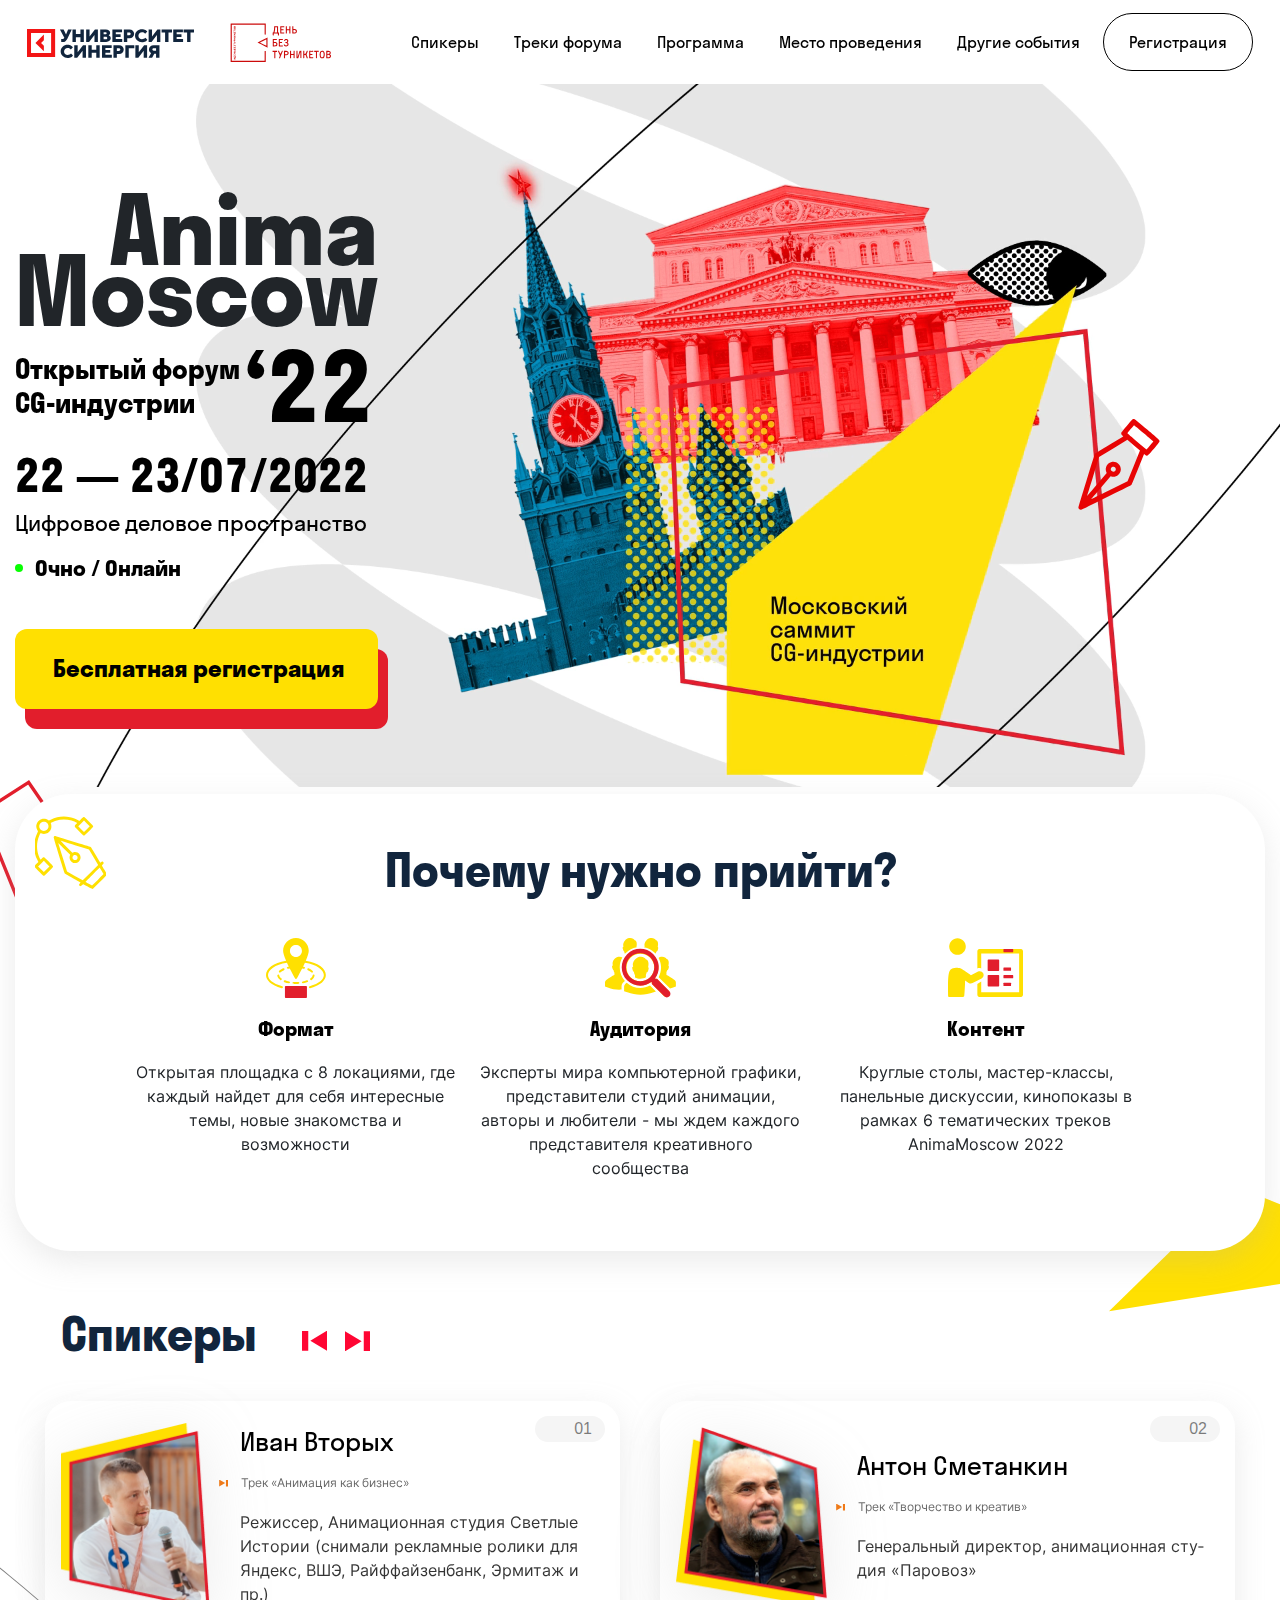
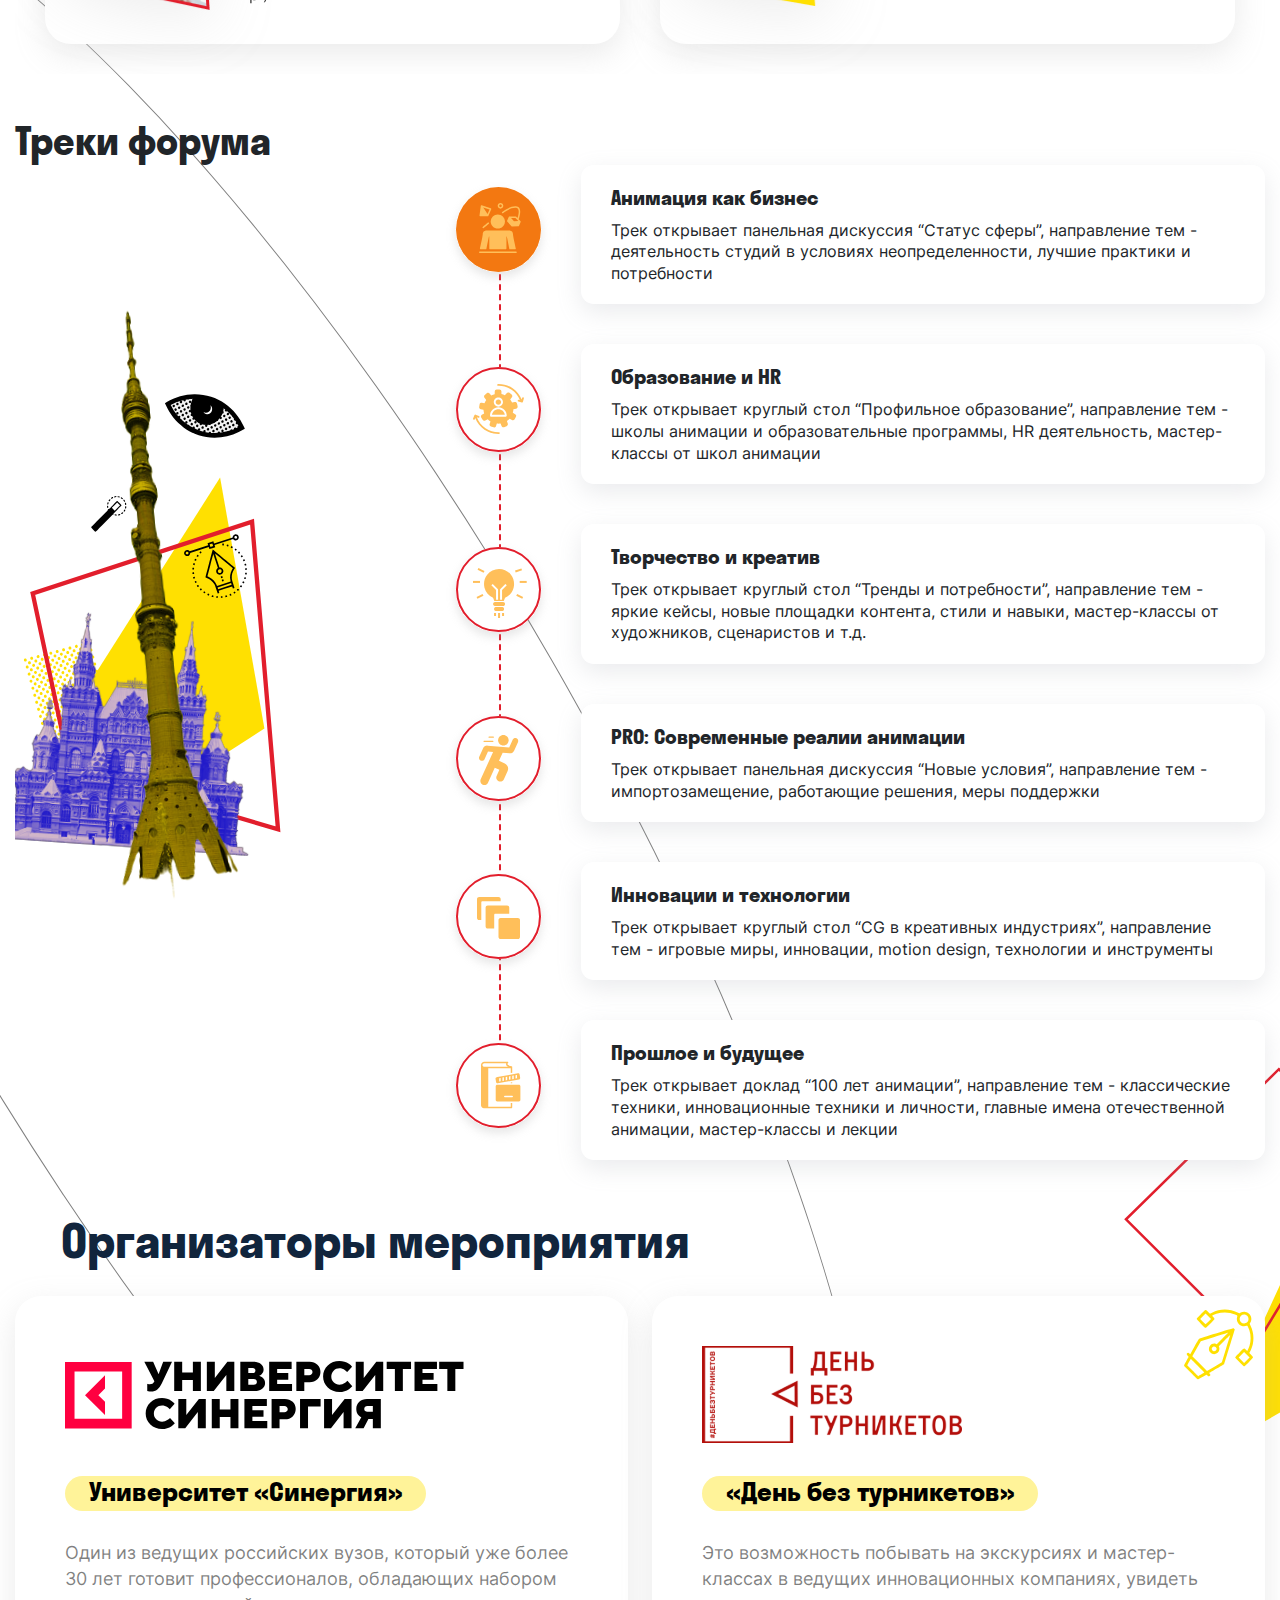
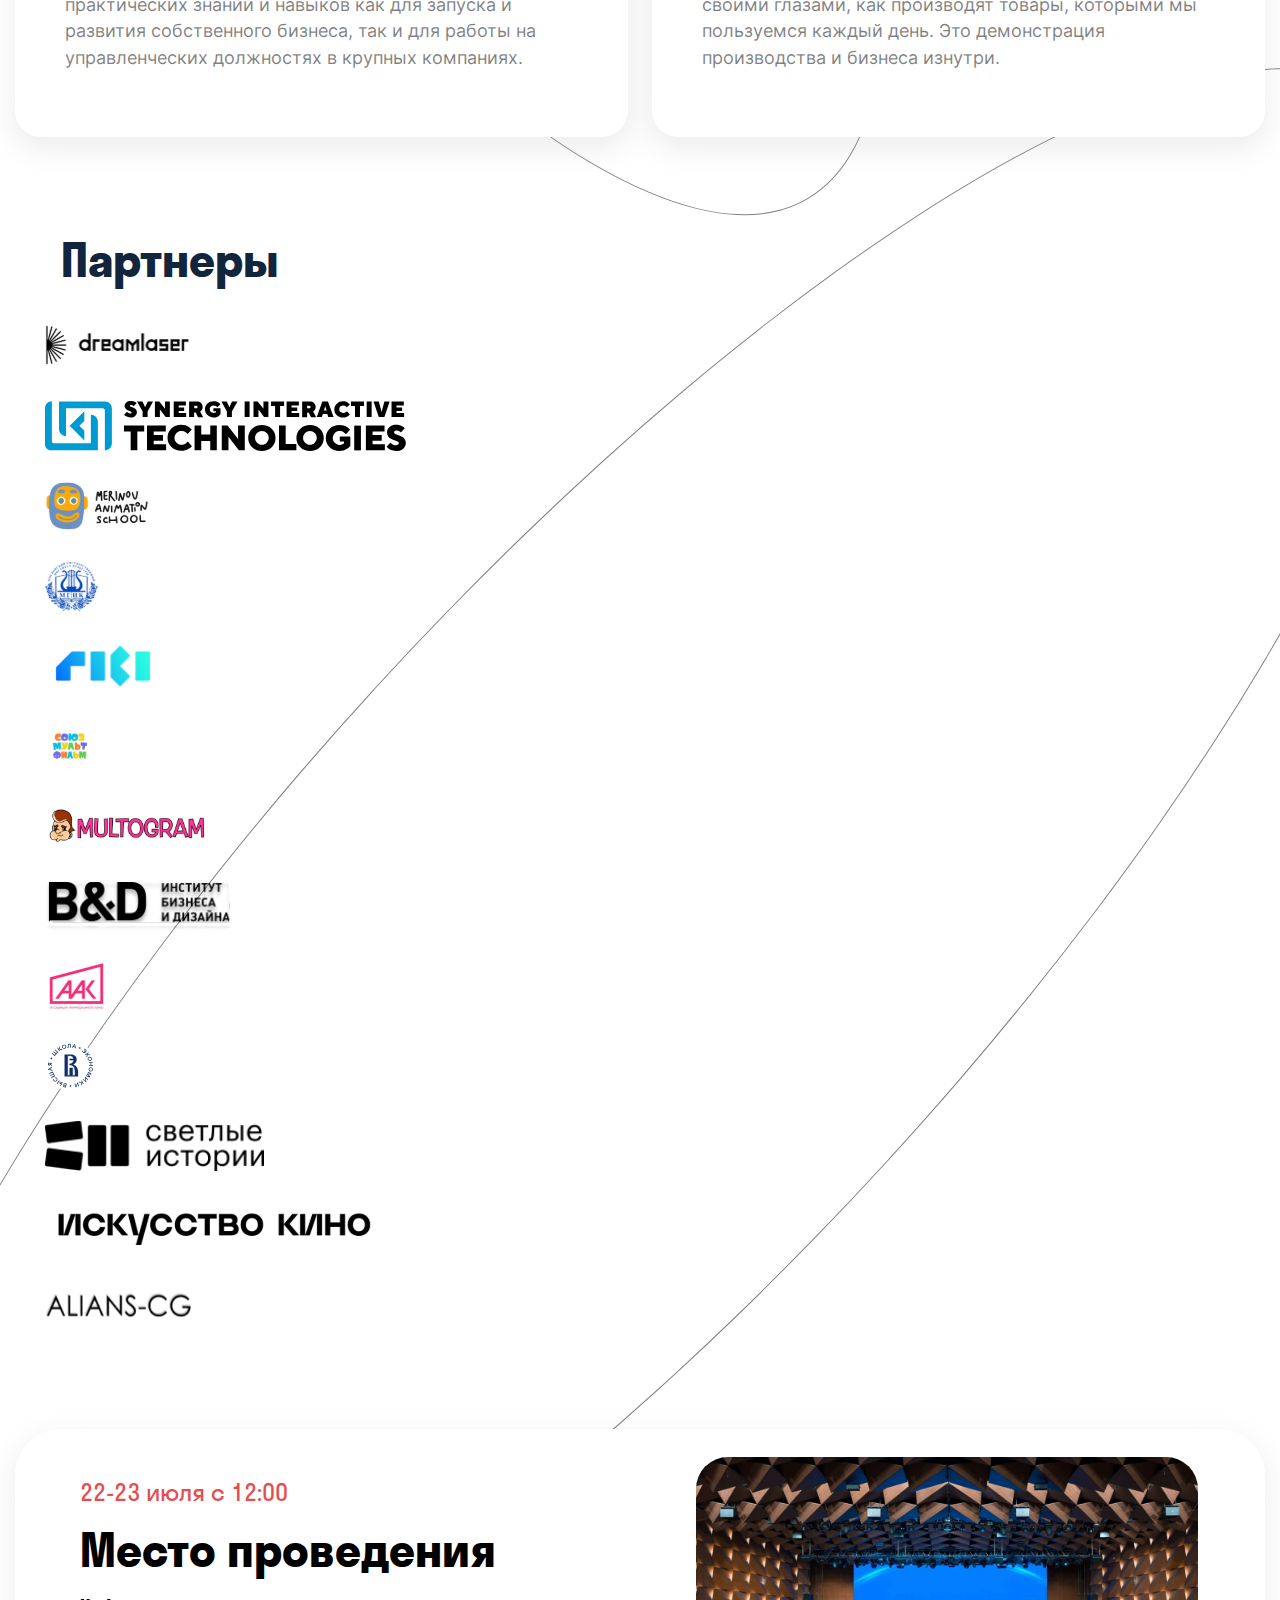
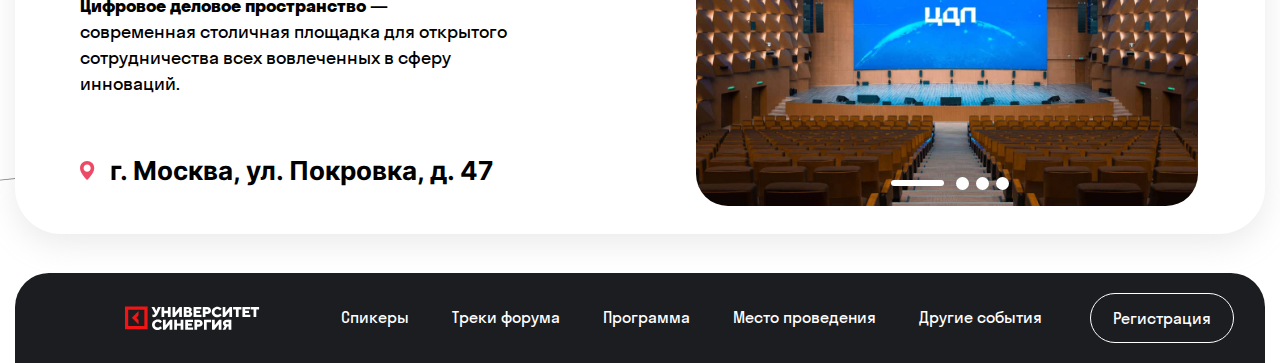
<file: index.html>
<!doctype html>
<html lang="ru">

<head>
    <meta charset="UTF-8">
    <meta name="viewport"
        content="width=device-width, user-scalable=no, initial-scale=1.0, maximum-scale=1.0, minimum-scale=1.0">
    <meta http-equiv="X-UA-Compatible" content="ie=edge">
    <title>Anima Moscow</title>
    <link rel="stylesheet" href="css/bootstrap-reboot.css">
    <link rel="stylesheet" href="css/bootstrap.css">
    <link rel="stylesheet" href="css/fonts.css">
    <link rel="stylesheet" href="css/styles.css">
    <link rel="stylesheet" href="css/custom.css">
    <link rel="stylesheet" href="https://npmcdn.com/flickity@2/dist/flickity.css">
    <link rel="stylesheet" href="css/flickity.css">
    <link rel="stylesheet" href="css/media.css">
    <script src="js/jquery-3.6.0.js" defer></script>
</head>

<body>

    <div id="anima">

        <!--<div class="row nav_row d-none d-lg-block d-xl-block d-xxl-block">-->
        <div class="row nav_row">
            <nav class="nav_navbar navbar navbar-expand-lg navbar-light fixed-top">
                <div class="container">
                    <div class="nav_inner">
                        <div class="nav_wrapper">
                            <a class="navbar-brand nav_brand" href="/">
                                <img src="images/logo.svg" width="167" height="29" class="anima__logo"
                                    alt="Университет «Синергия»" title="Университет «Синергия»">
                            </a>

                            <span class="nav_subbrand" id="day_without_id">
                                <img src="images/day_without.svg" width="101" height="39" alt="«День без турникетов»"
                                    title="«День без турникетов»">
                            </span>
                        </div>




                        <div class="collapse navbar-collapse nav_collapse" id="navbarSupportedContent">
                            <ul class="navbar_nav navbar-nav me-auto mb-2 mb-lg-0">
                                <li class="nav_item nav-item">
                                    <a class="nav_link nav-link" aria-current="page" href="#speakers"
                                        data-scroll="#speakers">Cпикеры</a>
                                </li>
                                <li class="nav_item nav-item">
                                    <a class="nav_link nav-link" aria-current="page" href="#tracks"
                                        data-scroll="#tracks">Треки форума</a>
                                </li>
                                <li class="nav_item nav-item">
                                    <a class="nav_link nav-link" aria-current="page" href="#programm"
                                        data-scroll="#programm">Программа</a>
                                </li>
                                <li class="nav_item nav-item">
                                    <a class="nav_link nav-link" aria-current="page" href="#place"
                                        data-scroll="#place">Место
                                        проведения</a>
                                </li>
                                <li class="nav_item nav-item">
                                    <a class="nav_link nav-link" aria-current="page" target="_blank"
                                        href="https://turniketov.net/factories/">Другие
                                        события</a>
                                </li>
                                <li class="nav_item nav-item">
                                    <a data-bs-toggle="modal" data-bs-target="#regModal"
                                        class="nav_link nav_link--btn nav-link pointer"
                                        aria-current="page">Регистрация</a>
                                </li>
                            </ul>
                        </div>

                        <button class="nav_toggler navbar-toggler" type="button" data-bs-toggle="collapse"
                            data-bs-target="#navbarSupportedContent" aria-controls="navbarSupportedContent"
                            aria-expanded="false" aria-label="Toggle navigation">
                            <span class="navbar-toggler-icon"></span>
                        </button>

                    </div>

                </div>
            </nav>
        </div>

        <div class="header_block">
            <div class="header_container container">
                <div class="header_row">
                    <div class="header_left_col">
                        <div class="anima_moscow">
                            <span>Anima</span>
                            <span>Moscow</span>
                        </div>
                        <div class="row_open_forum">
                            <div class="open_forum__text">
                                Открытый форум<br> CG-индустрии
                            </div>
                            <div class="open_forum__number">
                                ‘22
                            </div>
                        </div>

                        <div class="row_header_left_col">
                            <div class="col col_header_left_col">
                                <div class="col_header_left_col_dates">
                                    22 — 23/07/2022
                                </div>
                                <div class="col_header_left_col_space">
                                    Цифровое<br> деловое пространство
                                </div>
                                <div class="col_header_left_col_online">
                                    Очно / Онлайн
                                </div>
                                <div class="free_reg_btn">
                                    <a data-bs-toggle="modal" data-bs-target="#regModal" class="header__btn pointer">
                                        Бесплатная регистрация
                                    </a>
                                </div>
                            </div>
                        </div>



                    </div>

                </div>
            </div>
            <span class="header_bg header_bg--pen"></span>
            <video class="header__video header__video--desktop" playsinline autoplay muted loop id="header_video">
                <source src="video/intro.ogv" type='video/ogg; codecs="theora, vorbis"'>
                <source src="video/intro.mp4" type='video/mp4; codecs="avc1.42E01E, mp4a.40.2"'>
                <source src="video/intro.webm" type='video/webm; codecs="vp8, vorbis"'>
            </video>
            <video class="header__video header__video--mobile" playsinline autoplay muted loop id="header_video">
                <source src="video/intro_mob.ogv" type='video/ogg; codecs="theora, vorbis"'>
                <source src="video/intro_mob.mp4" type='video/mp4; codecs="avc1.42E01E, mp4a.40.2"'>
                <source src="video/intro_mob.webm" type='video/webm; codecs="vp8, vorbis"'>
            </video>
        </div>


        <div class="pre_why_block">
            <div class="why_block">
                <div class="container">
                    <div class="why_block_wrapper well well_wide well_int" id="why">
                        <div class="row row_why1">
                            <div class="col col_why1">
                                <div class="caption why__title">
                                    Почему нужно прийти?
                                </div>
                            </div>
                        </div>
                        <div class="row row_why2">
                            <div class="why_col col-md-4 col-lg-4 col-xl-4 col-xxl-4 col-sm-12 col-xs-12">
                                <div class="why_img">
                                    <img src="images/why_format.svg" alt="">
                                </div>
                                <div class="why_col_caption">
                                    Формат
                                </div>
                                <div class="why_col_text">
                                    Открытая площадка с 8 локациями,
                                    где каждый найдет для себя
                                    интересные темы, новые знакомства и возможности
                                </div>
                            </div>
                            <div class="why_col col-md-4 col-lg-4 col-xl-4 col-xxl-4 col-sm-12 col-xs-12">
                                <div class="why_img">
                                    <img src="images/why_auditorium.svg" alt="">
                                </div>
                                <div class="why_col_caption">
                                    Аудитория
                                </div>
                                <div class="why_col_text">
                                    Эксперты мира компьютерной графики, представители студий анимации,
                                    авторы и любители - мы ждем каждого представителя креативного сообщества
                                </div>
                            </div>
                            <div class="why_col col-md-4 col-lg-4 col-xl-4 col-xxl-4 col-sm-12 col-xs-12">
                                <div class="why_img">
                                    <img src="images/why_content.svg" alt="">
                                </div>
                                <div class="why_col_caption">
                                    Контент
                                </div>
                                <div class="why_col_text">
                                    Круглые столы, мастер-классы,
                                    панельные дискуссии, кинопоказы
                                    в рамках 6 тематических треков AnimaMoscow 2022
                                </div>
                            </div>
                        </div>
                    </div>
                </div>
            </div>
        </div>


        <div class="speakers_block">
            <div class="container">
                <div class="speakers_block_wrapper" id="speakers">

                    <!-- CARDS Desktop -->
                    <div id="carouselCardsIndicators"
                        class="speakers_block_carousel carousel slide d-none d-lg-block d-xl-block d-xxl-block"
                        data-bs-ride="carousel">
                        <div class="speakers_block_inner">
                            <h2 class="speakers_block_title">Спикеры</h2>
                            <div class="speakers-controlls">
                                <button type="button" class="speakers-controlls__btn speakers-controlls__btn--back"
                                    data-bs-target="#carouselCardsIndicators" data-bs-slide="prev"></button>
                                <!-- <button type="button"
                                class="speakers-controlls__btn speakers-controlls__btn--back_double"></button>
                            <button type="button"
                                class="speakers-controlls__btn speakers-controlls__btn--next_double"></button> -->
                                <button type="button" class="speakers-controlls__btn speakers-controlls__btn--next"
                                    data-bs-target="#carouselCardsIndicators" data-bs-slide="next"></button>
                            </div>
                        </div>

                        <div class="carousel-inner d-none d-lg-block d-xl-block d-xxl-block">
                            <div class="carousel-item active">
                                <div class="row speakers__row">
                                    <div
                                        class="col-md-6 col-lg-6 col-xl-6 col-xxl-6 col-sm-12 col-xs-12 speakers__col ">
                                        <div class="speakers-item">
                                            <div class="speakers-item__wrapper">
                                                <span class="speakers-item__number">01</span>
                                                <div class="speakers-item__left">
                                                    <img class="speakers-item__img" src="./images/speakers/photos/1.png"
                                                        alt="Иван Вторых" width="149" height="187" title="Иван Вторых"
                                                        loading="lazy">
                                                </div>
                                                <div class="speakers-item__right">
                                                    <h3 class="speakers-item__title">Иван Вторых</h3>
                                                    <span class="speakers-item__track">Трек «Анимация как бизнес»
                                                    </span>
                                                    <p class="speakers-item__description">
                                                        Режиссер, Анимационная студия Светлые Истории (снимали рекламные
                                                        ролики для Яндекс, ВШЭ, Райффайзенбанк, Эрмитаж и пр.)
                                                    </p>
                                                </div>
                                            </div>
                                        </div>
                                    </div>
                                    <div
                                        class="col-md-6 col-lg-6 col-xl-6 col-xxl-6 col-sm-12 col-xs-12 speakers__col ">
                                        <div class="speakers-item">
                                            <div class="speakers-item__wrapper">
                                                <span class="speakers-item__number">02</span>
                                                <div class="speakers-item__left">
                                                    <img class="speakers-item__img" src="./images/speakers/photos/2.png"
                                                        alt="Антон Сметанкин" width="151" height="179"
                                                        title="Антон Сметанкин" loading="lazy">
                                                </div>
                                                <div class="speakers-item__right">
                                                    <h3 class="speakers-item__title">Антон Сметанкин</h3>
                                                    <span class="speakers-item__track">Трек «Творчество и креатив»
                                                    </span>
                                                    <p class="speakers-item__description">
                                                        Ге­нераль­ный ди­рек­тор,
                                                        ани­маци­он­ная сту­дия «Па­ровоз»
                                                    </p>
                                                </div>
                                            </div>
                                        </div>
                                    </div>
                                </div>
                            </div>
                            <div class="carousel-item">
                                <div class="row speakers__row">
                                    <div
                                        class="col-md-6 col-lg-6 col-xl-6 col-xxl-6 col-sm-12 col-xs-12 speakers__col ">
                                        <div class="speakers-item">
                                            <div class="speakers-item__wrapper">
                                                <span class="speakers-item__number">03</span>
                                                <div class="speakers-item__left">
                                                    <img class="speakers-item__img" src="./images/speakers/photos/3.png"
                                                        alt="Станислав Дединский" width="149" height="187"
                                                        title="Станислав Дединский" loading="lazy">
                                                </div>
                                                <div class="speakers-item__right">
                                                    <h3 class="speakers-item__title">Станислав Дединский</h3>
                                                    <span class="speakers-item__track">Трек «Анимация как бизнес»
                                                    </span>
                                                    <p class="speakers-item__description">
                                                        Главред журнала "Искусство кино", старший редактор сайта
                                                        «КиноПоиск», редактор журнала Esquire.
                                                    </p>
                                                </div>
                                            </div>
                                        </div>
                                    </div>
                                    <div
                                        class="col-md-6 col-lg-6 col-xl-6 col-xxl-6 col-sm-12 col-xs-12 speakers__col ">
                                        <div class="speakers-item">
                                            <div class="speakers-item__wrapper">
                                                <span class="speakers-item__number">04</span>
                                                <div class="speakers-item__left">
                                                    <img class="speakers-item__img" src="./images/speakers/photos/4.png"
                                                        alt="Андрей Тубольцев" width="151" height="179"
                                                        title="Андрей Тубольцев" loading="lazy">
                                                </div>
                                                <div class="speakers-item__right">
                                                    <h3 class="speakers-item__title">Андрей Тубольцев</h3>
                                                    <span class="speakers-item__track">Трек «Творчество и креатив»
                                                    </span>
                                                    <p class="speakers-item__description">
                                                        Генеральный директор DreamLazer
                                                    </p>
                                                </div>
                                            </div>
                                        </div>
                                    </div>
                                </div>
                            </div>
                            <div class="carousel-item">
                                <div class="row speakers__row">
                                    <div
                                        class="col-md-6 col-lg-6 col-xl-6 col-xxl-6 col-sm-12 col-xs-12 speakers__col ">
                                        <div class="speakers-item">
                                            <div class="speakers-item__wrapper">
                                                <span class="speakers-item__number">05</span>
                                                <div class="speakers-item__left">
                                                    <img class="speakers-item__img" src="./images/speakers/photos/5.png"
                                                        alt="Юлия Немчина" width="149" height="187" title="Юлия Немчина"
                                                        loading="lazy">
                                                </div>
                                                <div class="speakers-item__right">
                                                    <h3 class="speakers-item__title">Юлия Немчина</h3>
                                                    <span class="speakers-item__track">Трек «Анимация как бизнес»
                                                    </span>
                                                    <p class="speakers-item__description">
                                                        Управляющий директор ГК «Рики»
                                                    </p>
                                                </div>
                                            </div>
                                        </div>
                                    </div>
                                    <div
                                        class="col-md-6 col-lg-6 col-xl-6 col-xxl-6 col-sm-12 col-xs-12 speakers__col ">
                                        <div class="speakers-item">
                                            <div class="speakers-item__wrapper">
                                                <span class="speakers-item__number">06</span>
                                                <div class="speakers-item__left">
                                                    <img class="speakers-item__img" src="./images/speakers/photos/6.png"
                                                        alt="Олег Рой" width="151" height="179" title="Олег Рой"
                                                        loading="lazy">
                                                </div>
                                                <div class="speakers-item__right">
                                                    <h3 class="speakers-item__title">Олег Рой</h3>
                                                    <span class="speakers-item__track">Трек «Анимация как бизнес»
                                                    </span>
                                                    <p class="speakers-item__description">
                                                        Российский писатель, сценарист, продюсер и общественный деятель,
                                                        член правления Ассоциации анимационного кино.
                                                    </p>
                                                </div>
                                            </div>
                                        </div>
                                    </div>
                                </div>
                            </div>
                            <div class="carousel-item">
                                <div class="row speakers__row">
                                    <div
                                        class="col-md-6 col-lg-6 col-xl-6 col-xxl-6 col-sm-12 col-xs-12 speakers__col ">
                                        <div class="speakers-item">
                                            <div class="speakers-item__wrapper">
                                                <span class="speakers-item__number">07</span>
                                                <div class="speakers-item__left">
                                                    <img class="speakers-item__img" src="./images/speakers/photos/7.png"
                                                        alt="Алена Сычева" width="149" height="187" title="Алена Сычева"
                                                        loading="lazy">
                                                </div>
                                                <div class="speakers-item__right">
                                                    <h3 class="speakers-item__title">Алена Сычева</h3>
                                                    <span class="speakers-item__track">Трек «Анимация как бизнес»
                                                    </span>
                                                    <p class="speakers-item__description">
                                                        Киновед, продюсер анимационного кино, программный директор
                                                        российских и международных кинофестивалей
                                                    </p>
                                                </div>
                                            </div>
                                        </div>
                                    </div>
                                </div>
                            </div>
                        </div>
                    </div>
                    <!-- /CARDS Desktop -->


                    <!-- CARDS Mobile -->
                    <div id="carouselCardsIndicatorsM"
                        class="speakers_block_carousel carousel slide d-lg-none d-xl-none d-xxl-none"
                        data-bs-ride="carousel">
                        <div class="speakers_block_inner">
                            <h2 class="speakers_block_title">Спикеры</h2>
                            <div class="speakers-controlls">
                                <button type="button" class="speakers-controlls__btn speakers-controlls__btn--back"
                                    data-bs-target="#carouselCardsIndicatorsM" data-bs-slide="prev"></button>
                                <!-- <button type="button"
                                class="speakers-controlls__btn speakers-controlls__btn--back_double"></button>
                            <button type="button"
                                class="speakers-controlls__btn speakers-controlls__btn--next_double"></button> -->
                                <button type="button" class="speakers-controlls__btn speakers-controlls__btn--next"
                                    data-bs-target="#carouselCardsIndicatorsM" data-bs-slide="next"></button>
                            </div>
                        </div>

                        <div class="carousel-inner d-lg-none d-xl-none d-xxl-none">


                            <div class="carousel-item active">
                                <div class="row speakers__row">
                                    <div class="col-md-12 col-sm-12 col-xs-12 speakers__col ">
                                        <div class="speakers-item">
                                            <div class="speakers-item__wrapper">
                                                <span class="speakers-item__number">01</span>
                                                <div class="speakers-item__left">
                                                    <img class="speakers-item__img" src="./images/speakers/photos/1.png"
                                                        alt="Иван Вторых" width="149" height="187" title="Иван Вторых"
                                                        loading="lazy">
                                                </div>
                                                <div class="speakers-item__right">
                                                    <h3 class="speakers-item__title">Иван Вторых</h3>
                                                    <span class="speakers-item__track">Трек «Анимация как бизнес»
                                                    </span>
                                                    <p class="speakers-item__description">
                                                        Режиссер, Анимационная студия Светлые Истории (снимали рекламные
                                                        ролики для Яндекс, ВШЭ, Райффайзенбанк, Эрмитаж и пр.)
                                                    </p>
                                                </div>
                                            </div>
                                        </div>
                                    </div>
                                </div>
                            </div>

                            <div class="carousel-item">
                                <div class="row speakers__row">
                                    <div class="col-md-12 col-sm-12 col-xs-12 speakers__col ">
                                        <div class="speakers-item">
                                            <div class="speakers-item__wrapper">
                                                <span class="speakers-item__number">02</span>
                                                <div class="speakers-item__left">
                                                    <img class="speakers-item__img" src="./images/speakers/photos/2.png"
                                                        alt="Антон Сметанкин" width="151" height="179"
                                                        title="Антон Сметанкин" loading="lazy">
                                                </div>
                                                <div class="speakers-item__right">
                                                    <h3 class="speakers-item__title">Антон Сметанкин</h3>
                                                    <span class="speakers-item__track">Трек «Творчество и креатив»
                                                    </span>
                                                    <p class="speakers-item__description">
                                                        Ге­нераль­ный ди­рек­тор,
                                                        ани­маци­он­ная сту­дия «Па­ровоз»
                                                    </p>
                                                </div>
                                            </div>
                                        </div>
                                    </div>
                                </div>
                            </div>

                            <div class="carousel-item">
                                <div class="row speakers__row">
                                    <div class="col-md-12 col-sm-12 col-xs-12 speakers__col ">
                                        <div class="speakers-item">
                                            <div class="speakers-item__wrapper">
                                                <span class="speakers-item__number">03</span>
                                                <div class="speakers-item__left">
                                                    <img class="speakers-item__img" src="./images/speakers/photos/3.png"
                                                        alt="Станислав Дединский" width="149" height="187"
                                                        title="Станислав Дединский" loading="lazy">
                                                </div>
                                                <div class="speakers-item__right">
                                                    <h3 class="speakers-item__title">Станислав Дединский</h3>
                                                    <span class="speakers-item__track">Трек «Анимация как бизнес»
                                                    </span>
                                                    <p class="speakers-item__description">
                                                        Главред журнала "Искусство кино", старший редактор сайта
                                                        «КиноПоиск», редактор журнала Esquire.
                                                    </p>
                                                </div>
                                            </div>
                                        </div>
                                    </div>
                                </div>
                            </div>

                            <div class="carousel-item">
                                <div class="row speakers__row">
                                    <div class="col-md-12 col-sm-12 col-xs-12 speakers__col ">
                                        <div class="speakers-item">
                                            <div class="speakers-item__wrapper">
                                                <span class="speakers-item__number">04</span>
                                                <div class="speakers-item__left">
                                                    <img class="speakers-item__img" src="./images/speakers/photos/4.png"
                                                        alt="Андрей Тубольцев" width="151" height="179"
                                                        title="Андрей Тубольцев" loading="lazy">
                                                </div>
                                                <div class="speakers-item__right">
                                                    <h3 class="speakers-item__title">Андрей Тубольцев</h3>
                                                    <span class="speakers-item__track">Трек «Творчество и креатив»
                                                    </span>
                                                    <p class="speakers-item__description">
                                                        Генеральный директор DreamLazer
                                                    </p>
                                                </div>
                                            </div>
                                        </div>
                                    </div>
                                </div>
                            </div>
                            <div class="carousel-item">
                                <div class="row speakers__row">
                                    <div class="col-md-12 col-sm-12 col-xs-12 speakers__col ">
                                        <div class="speakers-item">
                                            <div class="speakers-item__wrapper">
                                                <span class="speakers-item__number">05</span>
                                                <div class="speakers-item__left">
                                                    <img class="speakers-item__img" src="./images/speakers/photos/5.png"
                                                        alt="Юлия Немчина" width="149" height="187" title="Юлия Немчина"
                                                        loading="lazy">
                                                </div>
                                                <div class="speakers-item__right">
                                                    <h3 class="speakers-item__title">Юлия Немчина</h3>
                                                    <span class="speakers-item__track">Трек «Анимация как бизнес»
                                                    </span>
                                                    <p class="speakers-item__description">
                                                        Управляющий директор ГК «Рики»
                                                    </p>
                                                </div>
                                            </div>
                                        </div>
                                    </div>
                                </div>
                            </div>

                            <div class="carousel-item">
                                <div class="row speakers__row">
                                    <div class="col-md-12 col-sm-12 col-xs-12 speakers__col ">
                                        <div class="speakers-item">
                                            <div class="speakers-item__wrapper">
                                                <span class="speakers-item__number">06</span>
                                                <div class="speakers-item__left">
                                                    <img class="speakers-item__img" src="./images/speakers/photos/6.png"
                                                        alt="Олег Рой" width="151" height="179" title="Олег Рой"
                                                        loading="lazy">
                                                </div>
                                                <div class="speakers-item__right">
                                                    <h3 class="speakers-item__title">Олег Рой</h3>
                                                    <span class="speakers-item__track">Трек «Анимация как бизнес»
                                                    </span>
                                                    <p class="speakers-item__description">
                                                        Российский писатель, сценарист, продюсер и общественный деятель,
                                                        член правления Ассоциации анимационного кино.
                                                    </p>
                                                </div>
                                            </div>
                                        </div>
                                    </div>
                                </div>
                            </div>

                            <div class="carousel-item">
                                <div class="row speakers__row">
                                    <div class="col-md-12 col-sm-12 col-xs-12 speakers__col ">
                                        <div class="speakers-item">
                                            <div class="speakers-item__wrapper">
                                                <span class="speakers-item__number">07</span>
                                                <div class="speakers-item__left">
                                                    <img class="speakers-item__img" src="./images/speakers/photos/7.png"
                                                        alt="Алена Сычева" width="149" height="187" title="Алена Сычева"
                                                        loading="lazy">
                                                </div>
                                                <div class="speakers-item__right">
                                                    <h3 class="speakers-item__title">Алена Сычева</h3>
                                                    <span class="speakers-item__track">Трек «Анимация как бизнес»
                                                    </span>
                                                    <p class="speakers-item__description">
                                                        Киновед, продюсер анимационного кино, программный директор
                                                        российских и международных кинофестивалей
                                                    </p>
                                                </div>
                                            </div>
                                        </div>
                                    </div>
                                </div>
                            </div>


                        </div>
                    </div>
                    <!-- /CARDS mobile -->





                </div>
            </div>
        </div>

        <div class="tracks_block">
            <div class="container">
                <div class="tracks_block_wrapper" id="tracks">
                    <div class="caption d-none d-lg-flex d-xl-flex d-xxl-flex">
                        Треки форума
                    </div>
                    <div class="caption track_caption d-lg-none d-xl-none d-xxl-none">
                        Треки<br />форума
                    </div>
                    <div class="row">
                        <div class="d-none d-lg-flex d-xl-flex d-xxl-flex col-lg-4 col-xl-4 col-xxl-4 col_tower">
                            <img src="images/tower2.svg" width="100%" alt="">
                        </div>

                        <div class="traks_col col-xs-12 col-sm-12 col-md-12 col-lg-8 col-xl-8 col-xxl-8">

                            <div class="tracks_row row">
                                <div
                                    class="d-none d-lg-flex d-xl-flex d-xxl-flex col-md-2 col-lg-2 col-xl-2 col-xxl-2 col_pic">
                                    <img src="images/tracks/p1.svg" alt="">
                                </div>
                                <div class="col-xs-12 col-sm-12 col-md-12 col-md-10 col-lg-10 col-xl-10 col-xxl-10">
                                    <div class="track_well track_well_p1">
                                        <div class="track_well_caption">
                                            Анимация как бизнес
                                        </div>
                                        <div class="track_well_text">
                                            Трек открывает панельная дискуссия “Статус сферы”, направление тем -
                                            деятельность студий в условиях неопределенности, лучшие практики и
                                            потребности
                                        </div>
                                    </div>
                                </div>
                            </div>

                            <div class="tracks_row row">
                                <div
                                    class="d-none d-lg-flex d-xl-flex d-xxl-flex col-md-2 col-lg-2 col-xl-2 col-xxl-2 col_pic">
                                    <img src="images/tracks/p2.svg" alt="">
                                </div>
                                <div class="col-xs-12 col-sm-12 col-md-12 col-md-10 col-lg-10 col-xl-10 col-xxl-10">
                                    <div class="track_well track_well_p2">
                                        <div class="track_well_caption">
                                            Образование и HR
                                        </div>
                                        <div class="track_well_text">
                                            Трек открывает круглый стол “Профильное образование”, направление тем -
                                            школы
                                            анимации и образовательные программы, HR деятельность, мастер-классы от школ
                                            анимации
                                        </div>
                                    </div>
                                </div>
                            </div>

                            <div class="tracks_row row">
                                <div
                                    class="d-none d-lg-flex d-xl-flex d-xxl-flex col-md-2 col-lg-2 col-xl-2 col-xxl-2 col_pic">
                                    <img src="images/tracks/p3.svg" alt="">
                                </div>
                                <div class="col-xs-12 col-sm-12 col-md-12 col-md-10 col-lg-10 col-xl-10 col-xxl-10">
                                    <div class="track_well track_well_p3">
                                        <div class="track_well_caption">
                                            Творчество и креатив
                                        </div>
                                        <div class="track_well_text">
                                            Трек открывает круглый стол “Тренды и потребности”, направление тем - яркие
                                            кейсы, новые площадки контента, стили и навыки, мастер-классы от художников,
                                            сценаристов и т.д.
                                        </div>
                                    </div>
                                </div>
                            </div>

                            <div class="tracks_row row">
                                <div
                                    class="d-none d-lg-flex d-xl-flex d-xxl-flex col-md-2 col-lg-2 col-xl-2 col-xxl-2 col_pic">
                                    <img src="images/tracks/p4.svg" alt="">
                                </div>
                                <div class="col-xs-12 col-sm-12 col-md-12 col-md-10 col-lg-10 col-xl-10 col-xxl-10">
                                    <div class="track_well track_well_p4">
                                        <div class="track_well_caption">
                                            PRO: Современные реалии анимации
                                        </div>
                                        <div class="track_well_text">
                                            Трек открывает панельная дискуссия “Новые условия”, направление тем -
                                            импортозамещение, работающие решения, меры поддержки
                                        </div>
                                    </div>
                                </div>
                            </div>

                            <div class="tracks_row row">
                                <div
                                    class="d-none d-lg-flex d-xl-flex d-xxl-flex col-md-2 col-lg-2 col-xl-2 col-xxl-2 col_pic">
                                    <img src="images/tracks/p5.svg" alt="">
                                </div>
                                <div class="col-xs-12 col-sm-12 col-md-12 col-md-10 col-lg-10 col-xl-10 col-xxl-10">
                                    <div class="track_well track_well_p5">
                                        <div class="track_well_caption">
                                            Инновации и технологии
                                        </div>
                                        <div class="track_well_text">
                                            Трек открывает круглый стол “CG в креативных индустриях”, направление тем -
                                            игровые миры, инновации, motion design, технологии и инструменты
                                        </div>
                                    </div>
                                </div>
                            </div>

                            <div class="tracks_row row">
                                <div
                                    class="d-none d-lg-flex d-xl-flex d-xxl-flex col-md-2 col-lg-2 col-xl-2 col-xxl-2 col_pic">
                                    <img src="images/tracks/p6.svg" alt="">
                                </div>
                                <div class="col-xs-12 col-sm-12 col-md-12 col-md-10 col-lg-10 col-xl-10 col-xxl-10">
                                    <div class="track_well track_well_p6">
                                        <div class="track_well_caption">
                                            Прошлое и будущее
                                        </div>
                                        <div class="track_well_text">
                                            Трек открывает доклад “100 лет анимации”, направление тем - классические
                                            техники, инновационные техники и личности, главные имена отечественной
                                            анимации,
                                            мастер-классы и лекции
                                        </div>
                                    </div>
                                </div>
                            </div>

                        </div>

                    </div>
                </div>
            </div>
        </div>

        <div class="organizers_block">
            <div class="container">
                <div class="organizers_block_wrapper" id="organizers">
                    <h2 class="organizers_block_title">Организаторы мероприятия</h2>
                    <div class="organizers_block_row row">
                        <div class="organizers_block_col col-12 col-md-6">
                            <div class="organizers_block_item">
                                <div class="organizers_block_top">
                                    <img class="organizers_block_logo" width="400" height="68"
                                        src="./images/organizers/logo-1.svg" alt="Университет «Синергия»"
                                        title="Университет «Синергия»" loading="lazy">
                                </div>

                                <div class="organizers_block_content">
                                    <h3 class="organizers_block_label">Университет «Синергия»</h3>
                                    <p class="organizers_block_text">
                                        Один из ведущих российских вузов, который уже более 30 лет готовит
                                        профессионалов,
                                        обладающих набором практических знаний и навыков как для запуска и развития
                                        собственного бизнеса, так и для работы на управленческих должностях в крупных
                                        компаниях.
                                    </p>
                                </div>

                            </div>
                        </div>
                        <div class="organizers_block_col col-12 col-md-6">
                            <div class="organizers_block_item">
                                <div class="organizers_block_top">
                                    <img class="organizers_block_logo" width="260" height="97"
                                        src="./images/organizers/logo-2.svg" alt="«День без турникетов»"
                                        title="«День без турникетов»" loading="lazy">
                                </div>
                                <div class="organizers_block_content">
                                    <h3 class="organizers_block_label">«День без турникетов»</h3>
                                    <p class="organizers_block_text">
                                        Это возможность побывать на экскурсиях и мастер-классах в ведущих инновационных
                                        компаниях, увидеть своими глазами, как производят товары, которыми мы пользуемся
                                        каждый день. Это демонстрация производства и бизнеса изнутри.
                                    </p>
                                </div>

                            </div>
                        </div>
                    </div>
                </div>
            </div>
        </div>

        <div class="partners_block">
            <div class="container">
                <div class="partners_block_wrapper not_well well_int" id="partners">
                    <h2 class="caption partners_block_title">
                        Партнеры
                    </h2>
                    <div class="brands_bar">
                        <!-- Flickity HTML init -->
                        <div class="carousel"
                            data-flickity='{ "freeScroll": true, "contain": true, "groupCells": true, "prevNextButtons": false, "pageDots": false }'>
                            <div class="carousel-cell">
                                <img src="images/partners/1dreamlaser.svg" alt="">
                            </div>
                            <div class="carousel-cell">
                                <img src="images/partners/2synergy.svg" alt="">
                            </div>
                            <div class="carousel-cell">
                                <img src="images/partners/3merinov.svg" alt="">
                            </div>
                            <div class="carousel-cell">
                                <img src="images/partners/4.svg" alt="">
                            </div>
                            <div class="carousel-cell">
                                <img src="images/partners/5riki.svg" alt="">
                            </div>
                            <div class="carousel-cell">
                                <img src="images/partners/6smf.svg" alt="">
                            </div>
                            <div class="carousel-cell">
                                <img src="images/partners/7multogram.svg" alt="">
                            </div>
                            <div class="carousel-cell">
                                <img src="images/partners/8bd.png" alt="">
                            </div>
                            <div class="carousel-cell">
                                <img src="images/partners/9aak.svg" alt="">
                            </div>
                            <div class="carousel-cell">
                                <img src="images/partners/10.svg" alt="">
                            </div>
                            <div class="carousel-cell">
                                <img src="images/partners/11story.png" alt="">
                            </div>
                            <div class="carousel-cell">
                                <img src="images/partners/12art.svg" alt="">
                            </div>
                            <div class="carousel-cell">
                                <img src="images/partners/13alians.png" alt="">
                            </div>
                        </div>
                    </div>
                </div>
            </div>
        </div>

        <div class="place_block">
            <div class="container">
                <div class="place_block_wrapper well well_wide well_int" id="place">
                    <div class="row row_place">
                        <div
                            class="place_block_col col-md-6 col-lg-6 col-xl-6 col-xxl-6 col-sm-12 col-xs-12 col_place_left">
                            <div class="place_left_date">
                                22-23 июля с 12:00
                            </div>
                            <h2 class="caption place_block_title">
                                Место проведения
                            </h2>
                            <div class="place_left_desc">
                                <b>Цифровое деловое пространство —</b><br>
                                современная столичная площадка для открытого сотрудничества всех вовлеченных в сферу
                                инноваций.
                            </div>
                            <div class="place_left_address">
                                <img src="images/anchor.svg" alt="г. Москва, ул. Покровка, д. 47"
                                    title="г. Москва, ул. Покровка, д. 47" class="place_left_icon">
                                г. Москва, ул. Покровка, д. 47
                            </div>
                        </div>

                        <div
                            class="place_block_col col-md-6 col-lg-6 col-xl-6 col-xxl-6 col-sm-12 col-xs-12 col_place_right">

                            <div id="carouselExampleIndicators" class="place_block_carousel carousel slide"
                                data-bs-ride="carousel">
                                <div class="carousel-indicators place_block_indicators">
                                    <button type="button" data-bs-target="#carouselExampleIndicators"
                                        data-bs-slide-to="0" class="place_block_indicator active" aria-current="true"
                                        aria-label="Slide 1"></button>
                                    <button type="button" data-bs-target="#carouselExampleIndicators"
                                        data-bs-slide-to="1" aria-label="Slide 2"
                                        class="place_block_indicator"></button>
                                    <button type="button" data-bs-target="#carouselExampleIndicators"
                                        data-bs-slide-to="2" aria-label="Slide 3"
                                        class="place_block_indicator"></button>
                                    <button type="button" data-bs-target="#carouselExampleIndicators"
                                        data-bs-slide-to="3" aria-label="Slide 4"
                                        class="place_block_indicator"></button>
                                </div>
                                <div class="carousel-inner">
                                    <div class="carousel-item active">
                                        <img src="images/places/place1.jpg"
                                            class="place_block_img slider_carousel d-block w-100" alt="...">
                                    </div>
                                    <div class="carousel-item">
                                        <img src="images/places/place2.jpg"
                                            class="place_block_img slider_carousel d-block w-100" alt="...">
                                    </div>
                                    <div class="carousel-item">
                                        <img src="images/places/place3.jpg"
                                            class="place_block_img slider_carousel d-block w-100" alt="...">
                                    </div>
                                    <div class="carousel-item">
                                        <img src="images/places/place4.jpg"
                                            class="place_block_img slider_carousel d-block w-100" alt="...">
                                    </div>
                                </div>
                            </div>

                        </div>

                    </div>
                </div>
            </div>
        </div>

        <div class="footer_mob d-lg-none d-xl-none d-xxl-none">
            <div class="footer_mob__logo">
                <img src="images/logo_white.svg" alt="Университет «Синергия»" title="Университет «Синергия»">
            </div>
            <div class="footer_mob__menu">
                <div class="row footer_mob__row">
                    <div class="col">
                        <a class="a_footer_mob" href="#speakers">Cпикеры</a>
                    </div>
                    <div class="col">
                        <a class="a_footer_mob" href="#tracks">Треки форума</a>
                    </div>
                    <div class="col">
                        <a class="a_footer_mob" href="#programm">Программа</a>
                    </div>
                </div>
                <div class="row">
                    <div class="col">
                        <a class="a_footer_mob" href="#place">Место проведения</a>
                    </div>
                    <div class="col">
                        <a class="a_footer_mob" target="_blank" href="https://turniketov.net/factories/">Другие
                            события</a>
                    </div>
                </div>
                <div class="row">
                    <div class="col">
                        <a data-bs-toggle="modal" data-bs-target="#regModal"
                            class="footer__btn_mob pointer">Регистрация</a>
                    </div>
                </div>
            </div>
            <div class="row footer-info">
                <div class="col-6 footer-info__col">
                    <a href="#" class="footer-info__link">Пользовательское соглашение</a>
                </div>
                <div class="col-6 footer-info__col">
                    <a href="#" class="footer-info__link">Политика конфиденциальности</a>
                </div>
                <div class="col-12 footer-info__col">
                    <span class="footer-info__link">© 2021 Synergy. Все права защищены</span>
                </div>
            </div>
        </div>

        <div class="footer_block d-none d-lg-block d-xl-block d-xxl-block">
            <div class="container">
                <footer class="footer" id="footer">
                    <img class="footer_logo" src="images/logo_white.svg" width="135" height="26"
                        alt="Университет «Синергия»" title="Университет «Синергия»">
                    <ul class="ul_footer_menu">
                        <li class="li_footer_menu_item">
                            <a class="a_footer" href="#speakers" data-scroll="#speakers">Cпикеры</a>
                        </li>
                        <li class="li_footer_menu_item">
                            <a class="a_footer" href="#tracks" data-scroll="#tracks">Треки форума</a>
                        </li>
                        <li class="li_footer_menu_item">
                            <a class="a_footer" href="#programm" data-scroll="#programm">Программа</a>
                        </li>
                        <li class="li_footer_menu_item">
                            <a class="a_footer" href="#place" data-scroll="#place">Место проведения</a>
                        </li>
                        <li class="li_footer_menu_item">
                            <a class="a_footer" target="_blank" href="https://turniketov.net/factories/">Другие
                                события</a>
                        </li>
                    </ul>

                    <a data-bs-toggle="modal" data-bs-target="#regModal" class="footer__btn pointer">Регистрация</a>
                </footer>
            </div>
        </div>
    </div>

    <!-- Modal -->
    <div class="modal fade" id="regModal" tabindex="-1" aria-labelledby="regModalLabel" aria-hidden="true">
        <div class="modal-dialog">
            <div class="modal-content">
                <div class="modal-header">
                    <h5 class="modal-title" id="regModalLabel">Anima<br>Moscow‘22</h5>
                    <button type="button" class="btn-close" data-bs-dismiss="modal" aria-label="Close"></button>
                </div>
                <div class="modal-body">
                    <form>
                        <div class="mb-3">
                            <input type="text" class="form-control" id="name" placeholder="ФИО">
                        </div>
                        <div class="mb-3">
                            <input type="text" class="form-control" id="phone" placeholder="Номер телефона">
                        </div>
                        <div class="mb-3">
                            <input type="email" class="form-control" id="email" placeholder="Почта">
                        </div>
                        <div class="mb-3 form-check">
                            <input type="checkbox" class="form-check-input" id="agreeCheck" checked>
                            <label class="form-check-label" for="agreeCheck">Я соглашаюсь на обработку персональных
                                данных</label>
                        </div>
                    </form>
                </div>
                <div class="modal-footer">
                    <button type="button" class="btn btn-primary">Отправить заявку</button>
                </div>
            </div>
        </div>
    </div>

    <a data-bs-toggle="modal" data-bs-target="#regModal" class="header__btn header__btn--fixed pointer">
        Бесплатная регистрация
    </a>

    <script src="js/bootstrap.js" defer></script>
    <script src="https://npmcdn.com/flickity@2/dist/flickity.pkgd.js" defer></script>
    <script src="js/main.js" defer></script>

    <!-- Yandex.Metrika counter -->
    <script type="text/javascript">
        (function (m, e, t, r, i, k, a) {
            m[i] = m[i] || function () { (m[i].a = m[i].a || []).push(arguments) };
            m[i].l = 1 * new Date(); k = e.createElement(t), a = e.getElementsByTagName(t)[0], k.async = 1, k.src = r, a.parentNode.insertBefore(k, a)
        })
            (window, document, "script", "https://mc.yandex.ru/metrika/tag.js", "ym");

        ym(23859247, "init", {
            clickmap: true,
            trackLinks: true,
            accurateTrackBounce: true,
            webvisor: true,
            trackHash: true,
            ecommerce: "dataLayer"
        });
    </script>
    <noscript>
        <div><img src="https://mc.yandex.ru/watch/23859247" style="position:absolute; left:-9999px;" alt="" /></div>
    </noscript>
    <!-- /Yandex.Metrika counter -->

</body>

</html>
</file>
<file: css/fonts.css>
@font-face {
  font-family: "Stratos LC Web";
  src: url("../fonts/StratosLCWeb-Light.eot");
  src: local("Stratos LC Web Light"), local("StratosLCWeb-Light"),
    url("../fonts/StratosLCWeb-Light.eot?#iefix") format("embedded-opentype"),
    url("../fonts/StratosLCWeb-Light.woff2") format("woff2"),
    url("../fonts/StratosLCWeb-Light.woff") format("woff"),
    url("../fonts/StratosLCWeb-Light.ttf") format("truetype");
  font-weight: 300;
  font-style: normal;
}

@font-face {
  font-family: "Stratos LC Web";
  src: url("../fonts/StratosLCWeb-Bold.eot");
  src: local("Stratos LC Web Bold"), local("StratosLCWeb-Bold"),
    url("../fonts/StratosLCWeb-Bold.eot?#iefix") format("embedded-opentype"),
    url("../fonts/StratosLCWeb-Bold.woff2") format("woff2"),
    url("../fonts/StratosLCWeb-Bold.woff") format("woff"),
    url("../fonts/StratosLCWeb-Bold.ttf") format("truetype");
  font-weight: bold;
  font-style: normal;
}

@font-face {
  font-family: "Stratos LC Web";
  src: url("../fonts/StratosLCWeb-Medium.eot");
  src: local("Stratos LC Web Medium"), local("StratosLCWeb-Medium"),
    url("../fonts/StratosLCWeb-Medium.eot?#iefix") format("embedded-opentype"),
    url("../fonts/StratosLCWeb-Medium.woff2") format("woff2"),
    url("../fonts/StratosLCWeb-Medium.woff") format("woff"),
    url("../fonts/StratosLCWeb-Medium.ttf") format("truetype");
  font-weight: 500;
  font-style: normal;
}

@font-face {
  font-family: "Stratos LC Web";
  src: url("../fonts/StratosLCWeb-Regular.eot");
  src: local("Stratos LC Web"), local("StratosLCWeb-Regular"),
    url("../fonts/StratosLCWeb-Regular.eot?#iefix") format("embedded-opentype"),
    url("../fonts/StratosLCWeb-Regular.woff2") format("woff2"),
    url("../fonts/StratosLCWeb-Regular.woff") format("woff"),
    url("../fonts/StratosLCWeb-Regular.ttf") format("truetype");
  font-weight: normal;
  font-style: normal;
}

@font-face {
  font-family: "Inter";
  src: url("../fonts/Inter-Light.woff2") format("woff2"),
    url("../fonts/Inter-Light.ttf") format("truetype");
  font-weight: 300;
  font-style: normal;
}

@font-face {
  font-family: "Inter";
  src: url("../fonts/Inter-Regular.woff2") format("woff2"),
    url("../fonts/Inter-Regular.ttf") format("truetype");
  font-weight: normal;
  font-style: normal;
}

@font-face {
  font-family: "Inter";
  src: url("../fonts/Inter-Medium.woff2") format("woff2"),
    url("../fonts/Inter-Medium.ttf") format("truetype");
  font-weight: 500;
  font-style: normal;
}

@font-face {
  font-family: "Inter";
  src: url("../fonts/Inter-Bold.woff2") format("woff2"),
    url("../fonts/Inter-Bold.ttf") format("truetype");
  font-weight: 700;
  font-style: normal;
}
</file>
<file: css/styles.css>
#anima {
  overflow-y: hidden;
}
.nav-item {
  font-family: "Stratos LC Web";
  font-style: normal;
  font-weight: 400;
  font-size: 14px;
  line-height: 24px;
  color: #000000;
}
.nav-link {
  color: #000000 !important;
}
.nav_item_bordered {
  border: 1px solid #000000;
  border-radius: 20px;
  padding: 2px 20px;
}
.footer {
  background: #000000;
}
.ul_footer_menu {
  font-family: "Stratos LC Web";
  font-style: normal;
  font-weight: 400;
  font-size: 14px;
  line-height: 24px;
  color: #ffffff;
}
.li_footer_menu_item {
  display: inline-block;
  list-style: none;
}
.a_footer {
  color: #ffffff;
}
.footer_logo {
  float: left;
}
.well {
  border-radius: 25px;
  margin: 15px 15px;
  padding: 10px 10px;
  box-shadow: rgba(149, 157, 165, 0.2) 0px 8px 24px;
}
.not_well {
  margin: 15px 15px;
  padding: 10px 10px;
}
.well_int {
  padding: 10px 40px;
}
.caption {
  font-family: "Stratos LC Web";
  font-style: normal;
  font-weight: 700;
  font-size: 3vw;
  line-height: 125%;
}
.col_why1 {
  text-align: center;
}
.row_why2 {
  text-align: center;
}
.slider_carousel {
  border-radius: 2.5vw;
}
.col_pic {
  text-align: center;
  display: flex;
  justify-content: center;
  align-items: center;
}
.col_tower {
  text-align: center;
  display: flex;
  justify-content: center;
  align-items: center;
}
.col_pic img {
  max-width: 100%;
}
.track_well_caption {
  font-family: "Stratos LC Web";
  font-style: normal;
  font-weight: 700;
  font-size: 20px;
  line-height: 125%;
  padding-bottom: 10px;
}
.track_well {
  border-radius: 1vw;
  box-shadow: rgba(149, 157, 165, 0.2) 0px 8px 24px;
  padding: 20px 30px;
  background: #fff;
}
.track_well_text {
  font-family: "Inter";
  font-style: normal;
  font-weight: 400;
  font-size: 16px;
  line-height: 135%;
  z-index: 2;
}

.tracks_row {
  margin-bottom: 40px;
}

.tracks_row:last-child {
  margin-bottom: 0;
}

.track_caption {
  font-family: "Stratos LC Web";
  font-style: normal;
  font-weight: 700;
  font-size: 36px;
  line-height: 117%;
  background-image: url("../images/tower_mob.svg");
  background-size: contain;
  background-position: top right;
  background-repeat: no-repeat;
  padding: 50px 0;
  margin-left: 46px;
}
#tracks {
  margin-bottom: 50px;
  position: relative;
}
.pre_why_block::after {
  position: absolute;
  z-index: 1;
  left: 0;
  bottom: -20px;
  width: 206px;
  height: 140px;
  content: "";
  background: url(../images/red_square.svg) no-repeat left / contain;
}
/*
#tracks::before {
    position: absolute;
    z-index: 1;
    width: 363px;
    height: 282px;
    right: -100px;
    bottom: 200px;
    content: "";
    background: url(../images/big_red_square.svg) no-repeat right;
}*/

.btn-primary {
  background: #ffe001;
  border: 0;
  color: #000000;
}
#regModalLabel {
  font-family: "Stratos LC Web";
  font-style: normal;
  font-weight: 700;
  font-size: 52px;
  line-height: 66px;
}
.form-control {
  font-family: "Stratos LC Web";
  font-style: normal;
  font-weight: 400;
  font-size: 24px;
  line-height: 113.98%;
}
.pointer {
  cursor: pointer;
}
.mob_header {
  position: relative;
}
.footer_mob {
  background: #000000;
  border-top-left-radius: 25px;
  border-top-right-radius: 25px;
  margin-left: 10px;
  margin-right: 10px;
  padding: 25px;
}
.footer_mob__logo {
  display: block;
  margin-bottom: 20px;
}
.footer_mob__logo img {
  width: 20vw;
}
.footer_mob__menu a {
  text-align: center;
  border: 1px solid #ffffff;
  margin-bottom: 10px;
  border-radius: 15px;
  display: inline-block;
  width: 100%;
  text-decoration: none;
  color: #ffffff;
  font-family: "Stratos LC Web";
  font-style: normal;
  font-weight: 400;
  font-size: 14px;
  line-height: 24px;
}

.footer_mob__menu a:hover {
  cursor: pointer;
  background: #ffffff;
  color: #000000;
}
</file>
<file: css/custom.css>
.container {
  max-width: 1310px;
  padding-left: 15px;
  padding-right: 15px;
}

.header_block {
  position: relative;
}

.header_container {
  position: absolute;
  left: 50%;
  top: 0;
  z-index: 2;

  display: flex;
  align-items: center;
  justify-content: flex-start;

  height: 100%;

  transform: translateX(-50%);
}

.header_row {
  position: relative;
}

.header__video {
  height: 100%;
  width: 100%;
}

.header__video--mobile {
  display: none;
}

.header_left_col {
  width: fit-content;
}

.header_bg {
  position: absolute;
  z-index: 1;

  display: block;

  background-repeat: no-repeat;
  background-position: center;
  background-size: contain;
}

.header_bg--pen {
  bottom: 40%;
  right: 9vw;

  width: 91px;
  height: 91px;

  background-image: url("../images/header-pen.svg");
}

.header_bg--photo {
  left: 38vw;
  bottom: 27%;

  width: 46px;
  height: 44px;

  background-image: url("../images/header-photo.svg");
}

.header_bg--border {
  top: 7vh;
  right: 32vw;

  width: 228px;
  height: 238px;

  background-image: url("../images/header-bg-1.svg");
}

.nav_row {
  height: 84px;
}

.anima_moscow {
  position: relative;
  top: -60px;

  font-family: "Stratos LC Web";
  font-style: normal;
  font-weight: 700;
  font-size: 96px;
  line-height: 121px;

  margin-bottom: -85px;

  text-align: right;
}

.anima_moscow span {
  display: block;
}

.anima_moscow span:first-child {
  position: relative;

  top: 60px;
}

.row_open_forum {
  display: flex;
  align-items: center;
  justify-content: flex-start;
}

.open_forum__text {
  font-family: "Stratos LC Web";
  font-style: normal;
  font-weight: 700;
  font-size: 27px;
  line-height: 34px;

  color: #000000;
}

.open_forum__number {
  font-family: "Stratos LC Web";
  font-style: normal;
  font-weight: 700;
  font-size: 96px;
  line-height: 121px;

  margin-left: 5px;

  color: #000000;
}

.col_header_left_col_dates {
  font-family: "Stratos LC Web";
  font-style: normal;
  font-weight: 700;
  font-size: 45px;
  line-height: 57px;

  margin-bottom: 6px;

  color: #000000;
}

.col_header_left_col_space {
  font-family: "Stratos LC Web";
  font-style: normal;
  font-weight: 400;
  font-size: 22px;
  line-height: 120%;

  margin-bottom: 19px;

  color: #000000;
}

.col_header_left_col_space br {
  display: none;
}

.col_header_left_col_online {
  font-family: "Stratos LC Web";
  font-style: normal;
  font-weight: 700;
  font-size: 22px;
  line-height: 120%;

  display: flex;
  align-items: center;
  justify-content: flex-start;

  margin-bottom: 47px;

  color: #000000;
}

.col_header_left_col_online::before {
  width: 8px;
  height: 8px;
  margin-right: 12px;

  content: "";

  border-radius: 50%;
  background: #08fe03;
}

.header__btn {
  position: relative;
  z-index: 3;

  font-family: "Stratos LC Web";
  font-style: normal;
  font-weight: 700;
  font-size: 24px;
  line-height: 113.98%;

  display: block;

  padding: 26px 33px 27px 37px;
  text-align: center;

  transition: all 0.2s linear;
  text-decoration: none;

  color: #000000;
}

.header__btn:hover {
  color: #000000;
}

.header__btn:hover::after {
  top: 0;
  left: 0;
}

.header__btn::before {
  position: absolute;
  left: 0;
  top: 0;
  z-index: -1;

  width: 100%;
  height: 100%;

  content: "";
  transition: all 0.2s linear;

  background: #ffe001;
  border-radius: 12px;
}

.header__btn::after {
  position: absolute;
  left: 10px;
  top: 20px;
  z-index: -2;

  width: 100%;
  height: 100%;

  content: "";
  transition: all 0.2s linear;

  background: #e21e2c;
  border-radius: 12px;
}

.header__btn--fixed {
  position: fixed;
  bottom: 20px;
  left: 50%;
  z-index: 6;

  display: none !important;

  transform: translateX(-50%);
}

.why_block {
  position: relative;

  margin-bottom: 60px;
}

.why_block::after {
  position: absolute;
  z-index: 1;
  right: -42px;
  bottom: -80px;

  width: 214px;
  height: 163px;

  content: "";

  background: url("../images/why_decore-2.svg") no-repeat center;
}

.why_block_wrapper {
  position: relative;
  z-index: 2;

  padding: 45px 119px 71px 120px;
  margin: 0;

  background: #ffffff;
  box-shadow: 0px 10px 30px rgba(174, 174, 174, 0.25);
  border-radius: 56px;
}

.why_block_wrapper::before {
  position: absolute;
  top: 15px;
  left: 20px;

  width: 71px;
  height: 87px;

  content: "";

  background: url("../images/pen.svg") no-repeat center;
}

.why_img img {
  height: 60px;
  width: auto;
}

.why__title {
  font-family: "Stratos LC Web";
  font-style: normal;
  font-weight: 700;
  font-size: 46px;
  line-height: 62px;

  margin-bottom: 37px;

  text-align: center;

  color: #11253d;
}

.why_col_caption {
  font-family: "Stratos LC Web";
  font-style: normal;
  font-weight: 700;
  font-size: 20px;
  line-height: 62px;

  text-align: center;

  color: #000000;
}

.why_col_text {
  font-family: "Inter";
  font-style: normal;
  font-weight: 400;
  font-size: 16px;
  line-height: 24px;
}

.speakers_block_wrapper {
  margin-left: -30px;
  margin-right: -30px;
  margin-bottom: 43px;
}

.speakers_block_carousel.carousel {
  background: none;
}

.speakers_block_inner {
  display: flex;
  align-items: baseline;
  justify-content: flex-start;

  padding-left: 46px;
  margin-bottom: 14px;
}

.speakers_block_title {
  font-family: "Stratos LC Web";
  font-style: normal;
  font-weight: 700;
  font-size: 46px;
  line-height: 1;

  margin-right: 45px;
  margin-bottom: 0;

  color: #11253d;
}

.speakers-controlls {
  display: flex;
  align-items: center;
  justify-content: flex-start;
}

.speakers-controlls__btn {
  cursor: pointer;
}

.speakers-controlls__btn--disabled {
  pointer-events: none;

  opacity: 0.53;
}

.speakers-controlls__btn--back,
.speakers-controlls__btn--next {
  width: 25px;
  height: 20px;

  background: url("../images/speakers/arrow.svg") no-repeat center;
  border: none;
}

.speakers-controlls__btn--back_double,
.speakers-controlls__btn--next_double {
  width: 35.89px;
  height: 24.67px;

  background: url("../images/speakers/arrow_double.svg") no-repeat center;
  border: none;
}

.speakers-controlls__btn--back,
.speakers-controlls__btn--back_double {
  transform: rotate(-180deg);
}

.speakers-controlls__btn--back {
  margin-right: 18px;
}

.speakers-controlls__btn--back_double {
  margin-right: 8px;
}

.speakers-controlls__btn--next_double {
  margin-right: 18px;
}

.speakers-item {
  height: 100%;
  padding: 30px;
}

.speakers__col:first-child .speakers-item {
  padding-right: 0;
}

.speakers__col:last-child .speakers-item {
  padding-left: 0;
}

.speakers-item__wrapper {
  position: relative;

  display: flex;
  align-items: center;
  justify-content: flex-start;

  padding: 22px 29px 34px 16px;
  height: 100%;

  background: #ffffff;
  box-shadow: 0px 10px 30px rgba(174, 174, 174, 0.25);
  border-radius: 26px;
}

.speakers-item__number {
  position: absolute;
  top: 15px;
  right: 15px;

  display: flex;
  align-items: center;
  justify-content: flex-end;

  width: 70px;
  height: 26px;
  padding-right: 13px;

  color: rgba(0, 0, 0, 0.5);
  background: #f5f5f5;
  border-radius: 39px;
}

.speakers-item__left {
  margin-right: 30px;
}

.speakers-item__img {
  display: block;

  filter: drop-shadow(0px 10px 30px rgba(174, 174, 174, 0.25));
}

.speakers-item__title {
  font-family: "Stratos LC Web";
  font-style: normal;
  font-weight: 400;
  font-size: 26px;
  line-height: 125%;

  margin-bottom: 13px;

  color: #000000;
}

.speakers-item__track {
  font-family: "Inter";
  font-style: normal;
  font-weight: 400;
  font-size: 12px;
  line-height: 24px;

  display: flex;
  align-items: center;
  justify-content: flex-start;

  margin-left: -21px;
  margin-bottom: 15px;

  color: rgba(0, 0, 0, 0.6);
}

.speakers-item__track::before {
  display: block;

  width: 8.5px;
  height: 7.08px;
  margin-right: 13px;

  content: "";

  background: url("../images/speakers/track.svg") no-repeat center;
}

.speakers-item__description {
  font-family: "Inter";
  font-style: normal;
  font-weight: 400;
  font-size: 16px;
  line-height: 24px;

  margin-bottom: 0;

  color: rgba(0, 0, 0, 0.8);
}

.speakers__row {
  margin-left: -20px;
  margin-right: -20px;
}

.speakers__row > * {
  padding-left: 20px;
  padding-right: 20px;
}

.organizers_block {
  position: relative;
}

.organizers_block::before {
  position: absolute;
  top: 50px;
  right: calc(-4vw + -80px);
  z-index: -2;

  width: 212px;
  height: 199px;

  content: "";

  background: url("../images/organizers/bg.svg") no-repeat center / contain;
}

.organizers_block::after {
  position: absolute;
  z-index: -1;
  top: -143px;
  right: calc(-4vw + -100px);

  width: 364px;
  height: 283px;

  content: "";

  background: url("../images/tracks/bg-2.svg") no-repeat center / contain;
}

.organizers_block_wrapper {
  margin-bottom: 92px;
}

.organizers_block_title {
  font-family: "Stratos LC Web";
  font-style: normal;
  font-weight: 700;
  font-size: 46px;
  line-height: 62px;
  font-feature-settings: "liga" off;

  padding-left: 46px;
  margin-bottom: 24px;

  color: #11253d;
}

.organizers_block_item {
  position: relative;

  display: flex;
  align-items: flex-start;
  justify-content: space-between;
  flex-direction: column;

  padding: 50px;
  height: 100%;

  background: #ffffff;
  box-shadow: 0px 10px 30px rgba(174, 174, 174, 0.25);
  border-radius: 26px;
}

.organizers_block_col:last-child .organizers_block_item::before {
  position: absolute;
  top: 5px;
  right: 10px;

  width: 71px;
  height: 87px;

  content: "";
  transform: rotate(90deg);

  background: url("../images/pen.svg") no-repeat center / contain;
}

.organizers_block_top {
  display: flex;
  align-items: center;
  justify-content: flex-start;

  margin-bottom: 33px;
  height: 100%;
}

.organizers_block_logo {
  display: block;
  max-width: 100%;
}

.organizers_block_label {
  font-family: "Stratos LC Web";
  font-style: normal;
  font-weight: 700;
  font-size: 26px;
  line-height: 1;

  display: block;

  padding: 3px 23px 6px 24px;
  margin-bottom: 29px;
  width: fit-content;

  background: #fff399;
  border-radius: 50px;
  color: #000000;
}

.organizers_block_text {
  font-family: "Inter";
  font-style: normal;
  font-weight: 400;
  font-size: 18px;
  line-height: 145%;

  color: rgba(0, 0, 0, 0.5);
}

.partners_block_wrapper {
  margin: 0;
  margin-bottom: 83px;
  padding: 0;
}

.partners_block_title {
  font-family: "Stratos LC Web";
  font-style: normal;
  font-weight: 700;
  font-size: 46px;
  line-height: 62px;
  font-feature-settings: "liga" off;

  margin-bottom: 15px;
  padding-left: 46px;

  color: #11253d;
}

.place_block_wrapper {
  padding: 28px 37px 28px 65px;
  margin: 0;
  margin-bottom: 39px;

  background: #ffffff;
  box-shadow: 0px 10px 30px rgba(174, 174, 174, 0.25);
  border-radius: 46px;
}

.place_block_col:first-child {
  display: flex;
  align-items: flex-start;
  justify-content: center;
  flex-direction: column;
}

.place_left_date {
  font-family: "Stratos LC Web";
  font-style: normal;
  font-weight: 400;
  font-size: 24px;
  line-height: 29px;

  margin-bottom: 12px;

  color: #e64d4f;
}

.place_block_title {
  font-family: "Stratos LC Web";
  font-style: normal;
  font-weight: 700;
  font-size: 46px;
  line-height: 62px;

  margin-bottom: 12px;

  color: #000000;
}

.place_left_desc {
  font-family: "Stratos LC Web";
  font-style: normal;
  font-size: 18px;
  line-height: 26px;

  max-width: 431px;
  margin-bottom: 59px;

  color: #000000;
}

.place_left_address {
  font-family: "Inter";
  font-style: normal;
  font-weight: 700;
  font-size: 26px;
  line-height: 29px;

  display: flex;
  align-items: center;
  justify-content: flex-start;

  color: #000000;
}

.place_left_icon {
  display: block;

  margin-right: 15px;
}

.place_block_carousel.carousel {
  background: none;
}

.place_block_indicators {
  display: flex;
  align-items: center;
  justify-content: center;
}

.place_block_indicators button {
  width: 13px !important;
  height: 13px !important;
  margin-left: 3.5px !important;
  margin-right: 3.5px !important;

  transition: all 0.3s linear !important;

  opacity: 1 !important;
  background: #ffffff;
  border-radius: 50%;
  border: none !important;
}

.place_block_indicators button.active {
  width: 53px !important;
  height: 6px !important;
  max-height: 6px !important;
  margin-left: 9px !important;
  margin-right: 9px !important;

  background: #ffffff;
  border-radius: 100px;
}

.footer {
  display: flex;
  align-items: center;
  justify-content: space-between;

  padding: 20px 31px;
  padding-left: 110px;

  background: #1b1d20;
  border-radius: 34px 34px 0 0;
}

.ul_footer_menu {
  margin-bottom: 0;
}

.li_footer_menu_item {
  margin-right: 40px;
}

.li_footer_menu_item:last-child {
  margin-right: 0;
}

.a_footer {
  font-family: "Stratos LC Web";
  font-style: normal;
  font-weight: 400;
  font-size: 16px;
  line-height: 24px;

  text-decoration: none;
  transition: all 0.2s linear;

  color: #ffffff;
  border-bottom: 1px solid transparent;
}

.a_footer:hover {
  color: #ffffff;
  border-color: #fff;
}

.footer__btn {
  font-family: "Stratos LC Web";
  font-style: normal;
  font-weight: 400;
  font-size: 16px;
  line-height: 16px;
  font-feature-settings: "liga" off;

  padding: 16px 22px;

  transition: all 0.2s linear;
  text-decoration: none;

  color: #ffffff;
  border: 1px solid #ffffff;
  border-radius: 64px;
}

.footer__btn:hover {
  background-color: #fff;
  color: #000000;
}

.nav_navbar {
  padding-top: 0;
  padding-bottom: 0;

  background: rgba(255, 255, 255, 0.5);
  backdrop-filter: blur(20px);
}

.nav_wrapper {
  display: flex;
  align-items: center;
  justify-content: flex-start;
}

.nav_brand {
  margin-right: 36px;
}

.nav_inner {
  display: flex;
  align-items: center;
  justify-content: space-between;

  width: 100%;
}

.nav_collapse {
  flex-grow: unset;
}

.navbar_nav {
  align-items: center;
}

.nav_item {
  margin-right: 35px;
}

.nav_item:nth-last-child(2) {
  margin-right: 23px;
}

.nav_item:last-child {
  margin-right: 0;
}

.nav_link {
  font-family: "Stratos LC Web";
  font-style: normal;
  font-weight: 400;
  font-size: 16px;
  line-height: 24px;

  position: relative;

  padding: 30px 0 !important;

  color: #000000;
}

.nav_link:hover::before,
.nav_link.active::before {
  opacity: 1;
}

.nav_link::before {
  position: absolute;
  left: 0;
  bottom: 0;

  width: 100%;
  height: 6px;

  content: "";
  transition: all 0.2s ease;

  opacity: 0;
  background: #e21e2c;
  border-radius: 5px 5px 0 0;
}

.nav_link--btn {
  padding: 16px 25px !important;

  transition: all 0.2s linear;

  border: 1px solid #000000;
  border-radius: 64px;
}

.nav_link--btn:hover {
  color: #fff !important;
  background: #000;
}

.nav_link--btn::before {
  display: none !important;
}

.tracks_block {
  position: relative;
}

.tracks_block::before {
  position: absolute;
  z-index: -1;
  top: -400px;
  left: -100px;

  width: 698.33px;
  height: 2231.88px;

  content: "";

  opacity: 0.5;
  border: 1px solid #000000;
  border-radius: 50%;
  transform: rotate(-30deg);
}

.traks_col {
  position: relative;
}

.traks_col::before {
  position: absolute;
  left: 71px;
  top: 50%;
  z-index: -1;

  width: 1px;
  height: calc(100% - 100px);

  content: "";
  transform: translateY(-50%);

  border-left: 2px dashed #e21e2c;
}

.partners_block {
  position: relative;
}

.partners_block::before {
  position: absolute;
  right: 300px;
  top: -420px;
  z-index: -1;

  width: 698.33px;
  height: 2231.88px;

  content: "";

  opacity: 0.5;
  border: 1px solid #000000;
  border-radius: 50%;
  transform: rotate(42.44deg);
}

.partners_block_wrapper .flickity-button {
  display: none;
}

.partners_block_wrapper .flickity-page-dots {
  display: none;
}

.partners_block_wrapper .carousel {
  padding: 0;
}

.modal-dialog {
  top: 50%;
  left: 50%;

  max-width: 720px;
  margin: 0 !important;

  transform: translate(-50%, -50%) !important;
}

.modal-content {
  padding: 53px 110px 70px;

  background: #ffffff;
  border-radius: 56px;
}

.modal-content::before {
  position: absolute;
  right: 16px;
  bottom: 12px;

  width: 71px;
  height: 87px;

  content: "";
  transform: rotate(180deg);

  background: url("../images/pen.svg") no-repeat center / contain;
}

.modal-header .btn-close {
  position: absolute;
  top: 32px;
  right: 32px;

  width: 34px;
  height: 34px;
  padding: 0;
  margin: 0;

  background: url("../images/modal-close.svg") no-repeat center / contain;
}

.modal-title {
  margin-bottom: 27px;
}

.modal-title br {
  display: none;
}

.modal-header {
  padding: 0;
  margin: 0;

  border: none;
}

.modal .form-control {
  font-family: "Stratos LC Web";
  font-style: normal;
  font-weight: 400;
  font-size: 24px;

  height: 60px;
  padding-left: 23px;
  padding-right: 23px;

  background: #f3f3f3;
  border: 1px solid #d8d8d8;
  border-radius: 12px;

  color: #000;
}

.modal .form-control::placeholder {
  font-family: "Stratos LC Web";
  font-style: normal;
  font-weight: 400;
  font-size: 24px;

  color: rgba(0, 0, 0, 0.5);
}

.modal-body {
  padding: 0;
}

.form-check {
  padding-left: 9px;
}

.form-check-label {
  font-weight: 400;
  font-size: 13px;
  line-height: 113.98%;

  color: #000000;
}

.form-check-input {
  position: absolute;
  z-index: -1;

  opacity: 0;
}

.form-check-input + .form-check-label {
  display: inline-flex;
  align-items: center;
  justify-content: flex-start;

  user-select: none;
}

.form-check-input + .form-check-label::before {
  display: inline-block;
  flex-shrink: 0;
  flex-grow: 0;

  width: 19px;
  height: 19px;
  margin-right: 6px;

  content: "";

  border: 2px solid #d9d9d9;
  border-radius: 6px;
  background-color: #909090;
  background-repeat: no-repeat;
  background-position: center center;
}

.form-check-input:checked + .form-check-label::before {
  background-image: url("../images/checked.svg");
}

.modal-footer {
  padding: 0;

  border: none;
}

.modal-footer .btn {
  font-family: "Stratos LC Web";
  font-style: normal;
  font-weight: 700;
  font-size: 24px;
  line-height: 113.98%;

  padding: 16px 35px;
  margin: 0;
  margin-right: auto;

  background: #ffe001;
  border: 1px solid #d8d8d8;
  border-radius: 12px;
  color: #000000;
}
</file>
<file: css/media.css>
/*XX-Large*/
@media (max-width: 1400px) {
}

/*X-Large*/
@media (max-width: 1200px) {
}

@media (max-width: 1199px) {
  .anima_moscow {
    font-size: 79px;
    line-height: 100px;
  }

  .open_forum__number {
    font-size: 79px;
    line-height: 100px;
  }

  .traks_col::before {
    display: none;
  }
}

/*Large*/
@media (max-width: 992px) {
  .header_bg--border {
    display: none;
  }

  .header_bg--photo {
    left: 28vw;
    bottom: 37%;
  }

  .header_bg--pen {
    top: 18vh;
    right: 10vw;
    bottom: auto;

    width: 41px;
    height: 41px;

    transform: rotate(-90deg);
  }

  .track_well {
    padding-right: 100px;
  }
  .track_well::before {
    position: absolute;
    height: 150px;
    right: 0;
    margin-top: -50px;
  }
  .track_well_p1::before {
    content: url("../images/tracks/pm1.svg");
  }
  .track_well_p2::before {
    content: url("../images/tracks/pm2.svg");
  }
  .track_well_p3::before {
    content: url("../images/tracks/pm3.svg");
  }
  .track_well_p4::before {
    content: url("../images/tracks/pm4.svg");
  }
  .track_well_p5::before {
    content: url("../images/tracks/pm5.svg");
  }
  .track_well_p6::before {
    content: url("../images/tracks/pm6.svg");
  }

  .nav_item {
    display: inline-block;
  }

  .nav_inner {
    align-items: center;
  }
  .why_block_wrapper {
    padding: 30px;
  }
  .organizers_block_title,
  .place_block_title,
  .track_caption,
  .caption,
  .speakers_block_title {
    line-height: 110%;
    font-size: 36px;
    margin-left: 10px;
    padding-left: 0;
  }
  .carousel-cell img {
    height: 30px;
  }
  .why__title {
    margin-left: 0;
    margin-bottom: 21px;
  }
  #regModalLabel {
    font-size: 36px;
  }
  .navbar-collapse ul {
    display: inline-block;

    text-align: center;
  }
  .navbar-collapse li {
    margin: 5px 0 10px 0;
  }

  #anima {
    padding: 0;
  }

  .nav_row {
    position: relative;
  }

  .nav_inner {
    padding-top: 14px;
    padding-bottom: 14px;
  }

  .nav_collapse {
    /*display: flex !important;*/
    position: absolute;
    top: 69px;
    left: 0;
    z-index: 10;

    width: 100%;

    background: #fff;
    border-radius: 0 0 28px 28px;
  }

  .nav_collapse {
    /*   display: block !important;

    position: absolute;
    top: 70px;
    left: 0;
    z-index: 10;

    width: 100%;

    background: #fff;
    border-radius: 0 0 28px 28px;*/
  }

  .nav_brand {
    margin-right: 15px;
  }

  .nav_toggler {
    padding: 0;

    outline: none;

    border: none;
    box-shadow: none !important;
  }

  .nav_toggler .navbar-toggler-icon {
    width: 38px;
    height: 15px;

    background: url("../images/burger.svg") no-repeat center;
  }

  .nav_item {
    margin-right: 0;
    /* width: 100%; */
  }

  .nav_link {
    font-size: 14px;
    line-height: 24px;

    padding: 6px 16px !important;

    border: 1px solid #000;
    border-radius: 75px;
  }

  .nav_link:hover::before {
    display: none;
  }

  .nav_link--btn {
    font-size: 18px;
    line-height: 24px;

    text-align: center;

    padding: 12px 0;
    width: 100%;
  }

  .header_container {
    align-items: flex-start;
  }

  .header_left_col {
    padding-top: 182px;
  }

  .col_header_left_col_dates {
    position: absolute;
    top: 16px;
    left: 0;

    font-weight: 700;
    font-size: 32px;
    line-height: 40px;
  }

  .open_forum__text {
    font-weight: 700;
    font-size: 19px;
    line-height: 24px;

    position: absolute;
    top: 59px;
    left: 0;

    width: 100%;
  }

  .open_forum__text br {
    display: none;
  }

  .col_header_left_col_online {
    font-size: 18px;
    line-height: 120%;

    position: absolute;
    top: 95px;
    left: 0;
  }

  .col_header_left_col_space {
    font-weight: 400;
    font-size: 18px;
    line-height: 120%;

    position: absolute;
    top: 122px;
    left: 0;
  }

  .col_header_left_col_space br {
    display: inline;
  }

  .anima_moscow {
    top: -40px;

    margin-bottom: -65px;
  }

  .anima_moscow span:first-child {
    top: 40px;
  }

  .open_forum__number {
    margin-left: auto;
  }

  .header__btn {
    font-weight: 700;
    font-size: 21px;
    line-height: 113.98%;

    display: flex;
    align-items: center;
    justify-content: center;

    width: 323.95px;
    height: 80px;
    padding-left: 0;
    padding-right: 0;
  }

  .row_open_forum {
    margin-bottom: 39px;
  }

  .header__video--mobile {
    display: block;
  }

  .header__video--desktop {
    display: none;
  }

  .header_row {
    margin-left: auto;
    margin-right: auto;
  }

  .anima__logo {
    max-width: 105px;
  }

  .nav_subbrand img {
    max-width: 50px;
  }

  .nav_toggler .navbar-toggler-icon {
    display: block;
  }

  .why_block_wrapper::before {
    display: none;
  }

  .why_col {
    margin-bottom: 30px;
  }

  .why_col:last-child {
    margin-bottom: 0;
  }

  .pre_why_block::after {
    display: none;
  }

  .why_block::after {
    right: 0;
    bottom: -50px;

    width: 69px;
    height: 96px;

    background: url("../images/brush.svg") no-repeat center;
  }

  .speakers_block_inner {
    padding-left: 0;
    margin-bottom: 0;
  }

  .speakers-item {
    height: 260px;
  }

  .speakers-item__number {
    display: none;
  }

  .speakers-item__wrapper {
    padding: 29px 8px 18px 14px;
  }

  .speakers-item__img {
    max-width: 99px;
    height: auto;
  }

  .speakers-item__title {
    font-size: 22px;
    line-height: 28px;

    margin-bottom: 19px;
  }

  .speakers-item__track {
    margin-left: 0;
    margin-bottom: 14px;
  }

  .speakers-item__description {
    font-size: 12px;
    line-height: 135%;
  }

  .speakers-item__left {
    margin-right: 23px;
  }

  .tracks_block::before {
    top: -80px;
    left: 0;

    width: 166.05px;
    height: 388.55px;
  }

  .tracks_row {
    margin-bottom: 15px;
  }

  .tracks_row:last-child {
    margin-bottom: 0;
  }

  .organizers_block::after {
    top: 50px;
    right: -40px;

    width: 156px;
    height: 121px;
  }

  .organizers_block::before {
    top: -220px;
    left: 0;

    width: 194.63px;
    height: 543.3px;

    opacity: 0.5;
    border: 1px solid #000000;
    border-radius: 50%;
    transform: rotate(-30deg);
    background-image: none;
  }

  .organizers_block_col {
    margin-bottom: 15px;
  }

  .organizers_block_col:last-child {
    margin-bottom: 0;
  }

  .organizers_block_item {
    padding: 36px 15px 37px 23px;
  }

  .organizers_block_col:last-child .organizers_block_item::before {
    width: 38px;
    height: 47px;
  }

  .organizers_block_label {
    font-weight: 700;
    font-size: 22px;
    line-height: 145%;
  }

  .organizers_block_text {
    font-weight: 400;
    font-size: 15px;
    line-height: 145%;
  }

  .track_caption {
    background-size: 224px 249px;
  }

  .place_block_wrapper {
    padding: 38px 20px 23px;
  }

  .place_left_date {
    font-weight: 400;
    font-size: 24px;
    line-height: 29px;

    order: 2;

    margin-bottom: 22px;
  }

  .place_block_title {
    order: 1;

    margin-bottom: 22px;
    margin-left: 0;
  }

  .place_left_desc {
    font-size: 15px;
    line-height: 26px;

    order: 3;

    margin-bottom: 22px;
  }

  .place_left_address {
    font-size: 18px;
    line-height: 29px;

    order: 4;

    margin-bottom: 36px;
  }

  .col_place_right .carousel {
    padding-left: 0;
    padding-right: 0;
  }

  .place_block_indicators button {
    width: 7px !important;
    height: 7px !important;
    margin-left: 2.5px !important;
    margin-right: 2.5px !important;
  }

  .place_block_indicators button.active {
    width: 28px !important;
    height: 3px !important;
    margin-left: 5.5px !important;
    margin-right: 5.5px !important;
  }

  .footer_mob__logo img {
    width: 134.65px;
    margin-bottom: 25px;
  }

  .footer_mob__row {
    display: flex;
    align-items: center;
    justify-content: flex-start;
    flex-wrap: nowrap;
  }

  .a_footer_mob {
    padding: 6px 14px;

    white-space: nowrap;
  }

  .footer_mob {
    padding: 30px 12px 23px;
  }

  .footer_mob__menu > .row {
    margin-left: -3px;
    margin-right: -3px;
  }

  .footer_mob__menu > .row > .col {
    padding-left: 3px;
    padding-right: 3px;
  }

  .footer_mob__menu .footer__btn_mob {
    font-size: 18px;
    line-height: 24px;

    padding: 12px 0;
    width: 100%;

    border-radius: 75px;
  }

  .footer-info__link {
    font-style: normal;
    font-weight: 400;
    font-size: 10px;
    line-height: 20px;
    font-feature-settings: "liga" off;

    text-decoration: none;

    color: #a0a8b1;
  }

  .footer-info__col.col-12 {
    margin-top: 6px;

    text-align: center;
  }

  .why_block {
    margin-bottom: 56px;
  }

  #tracks {
    margin-bottom: 68px;
  }

  .organizers_block_wrapper {
    margin-bottom: 59px;
  }

  .partners_block_wrapper {
    margin-bottom: 49px;
  }

  .place_block_wrapper {
    margin-bottom: 39px;
  }

  .header__btn--active {
    display: block !important;
  }

  .modal-dialog {
    height: 100%;
  }

  .modal-content {
    display: block;

    height: 100%;
    padding: 24px 15px;

    border-radius: 0;
  }

  .modal-content::before {
    display: none;
  }

  .modal-title {
    font-weight: 700;
    font-size: 39px !important;
    line-height: 43px !important;

    margin-bottom: 19px;
  }

  .modal-title br {
    display: inline;
  }

  .modal-header .btn-close {
    top: 29px;
    right: 10px;

    width: 38px;
    height: 38px;
  }

  .modal .form-control {
    font-size: 18px;

    height: 55px;
    padding-left: 17px;
    padding-right: 17px;
  }

  .modal .form-control::placeholder {
    font-size: 18px;
  }

  .form-check-label {
    font-size: 11px;
    line-height: 113.98%;
  }

  .form-check-input + .form-check-label::before {
    margin-right: 15px;
  }

  .brands_bar .flickity-slider {
    transform: translateX(0);
  }

  .brands_bar .carousel-cell img {
    margin: 15px 10px;
  }

  .header__btn::after {
    top: 10px;
  }
}

#anima {
  overflow: hidden;
}
</file>
